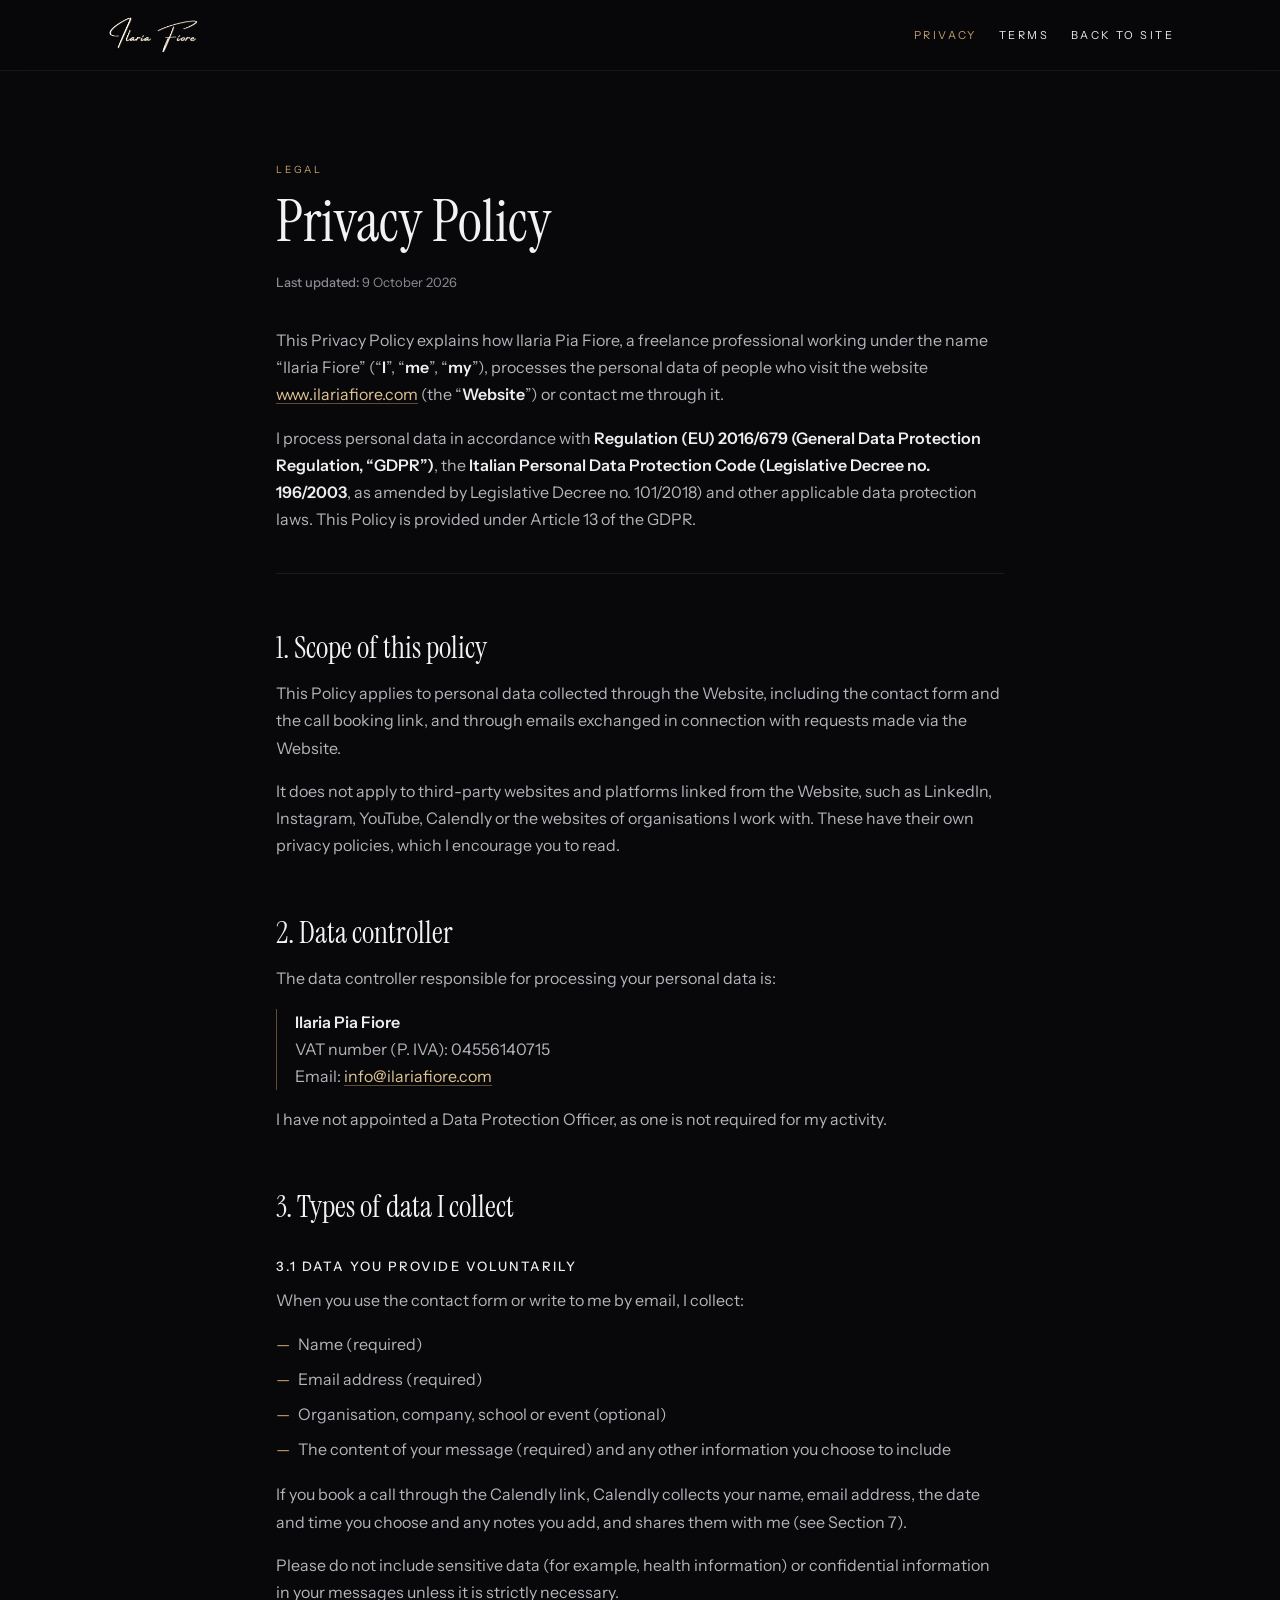
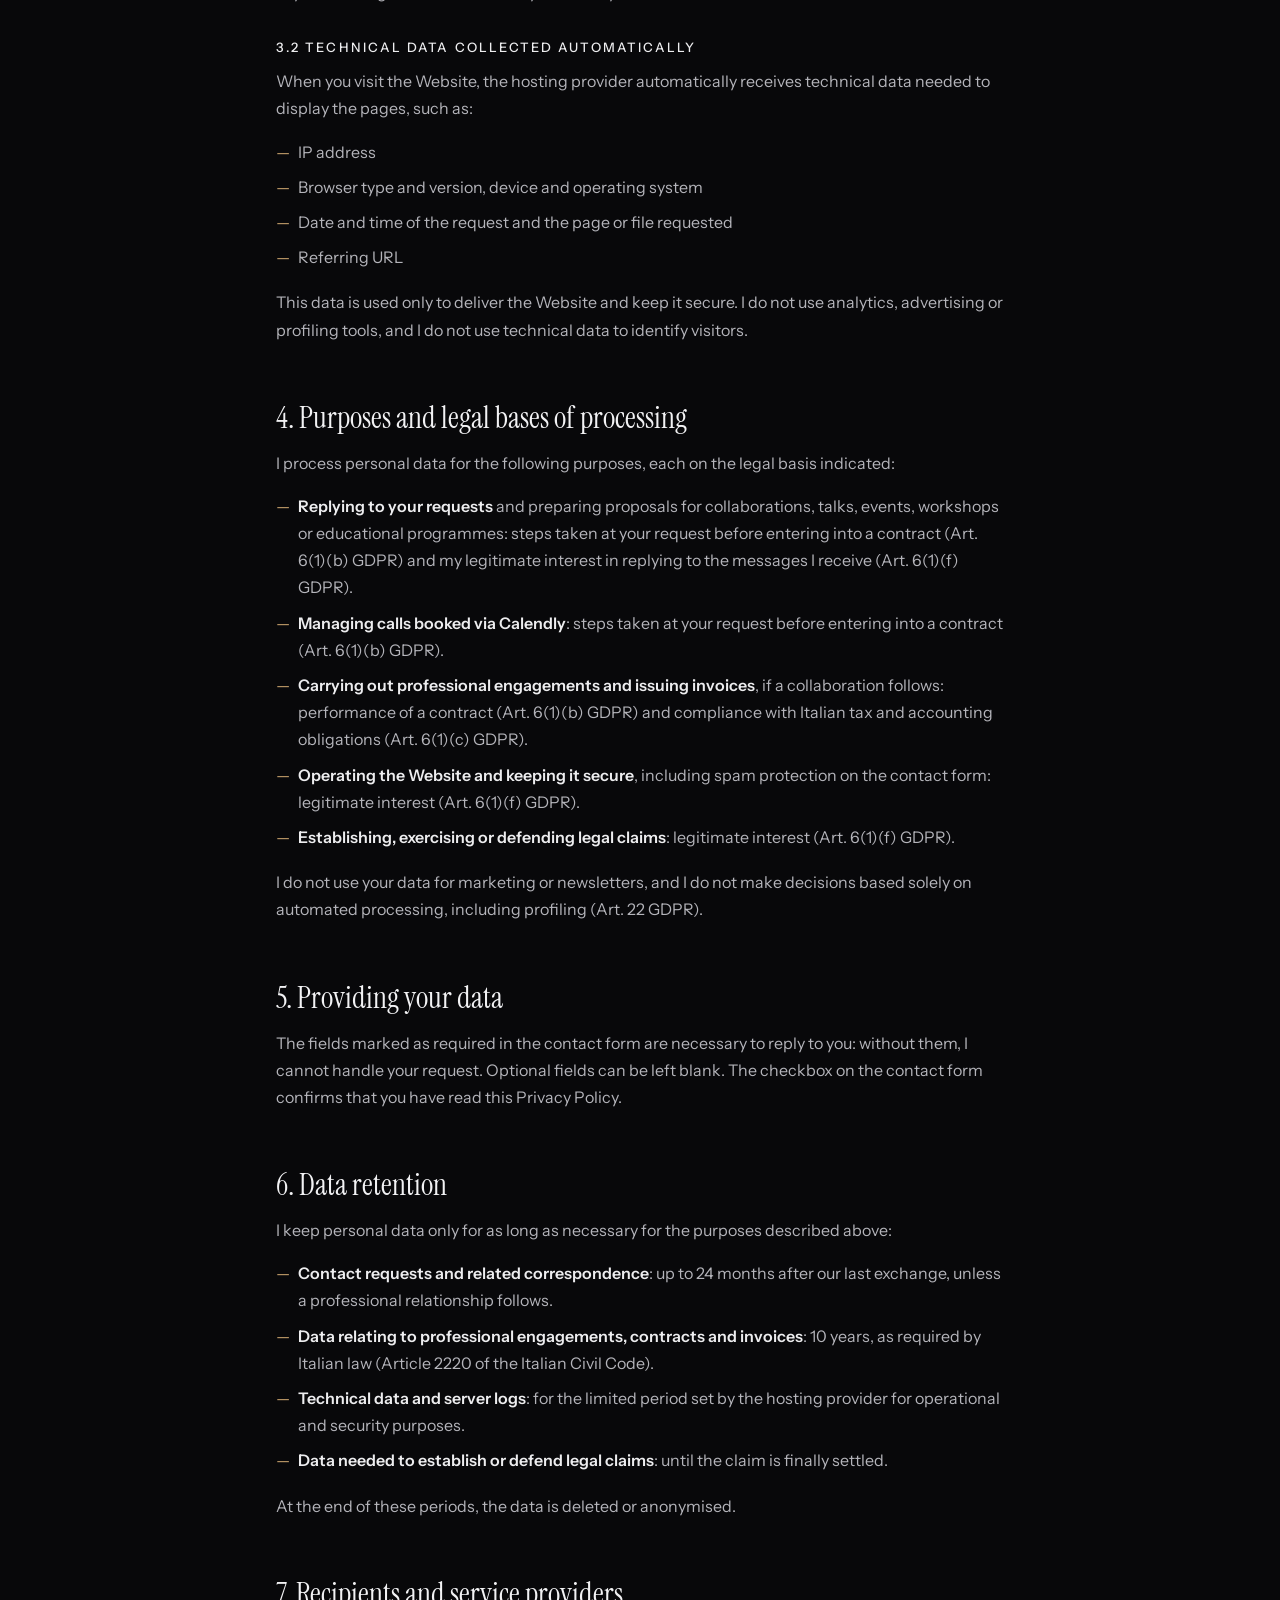
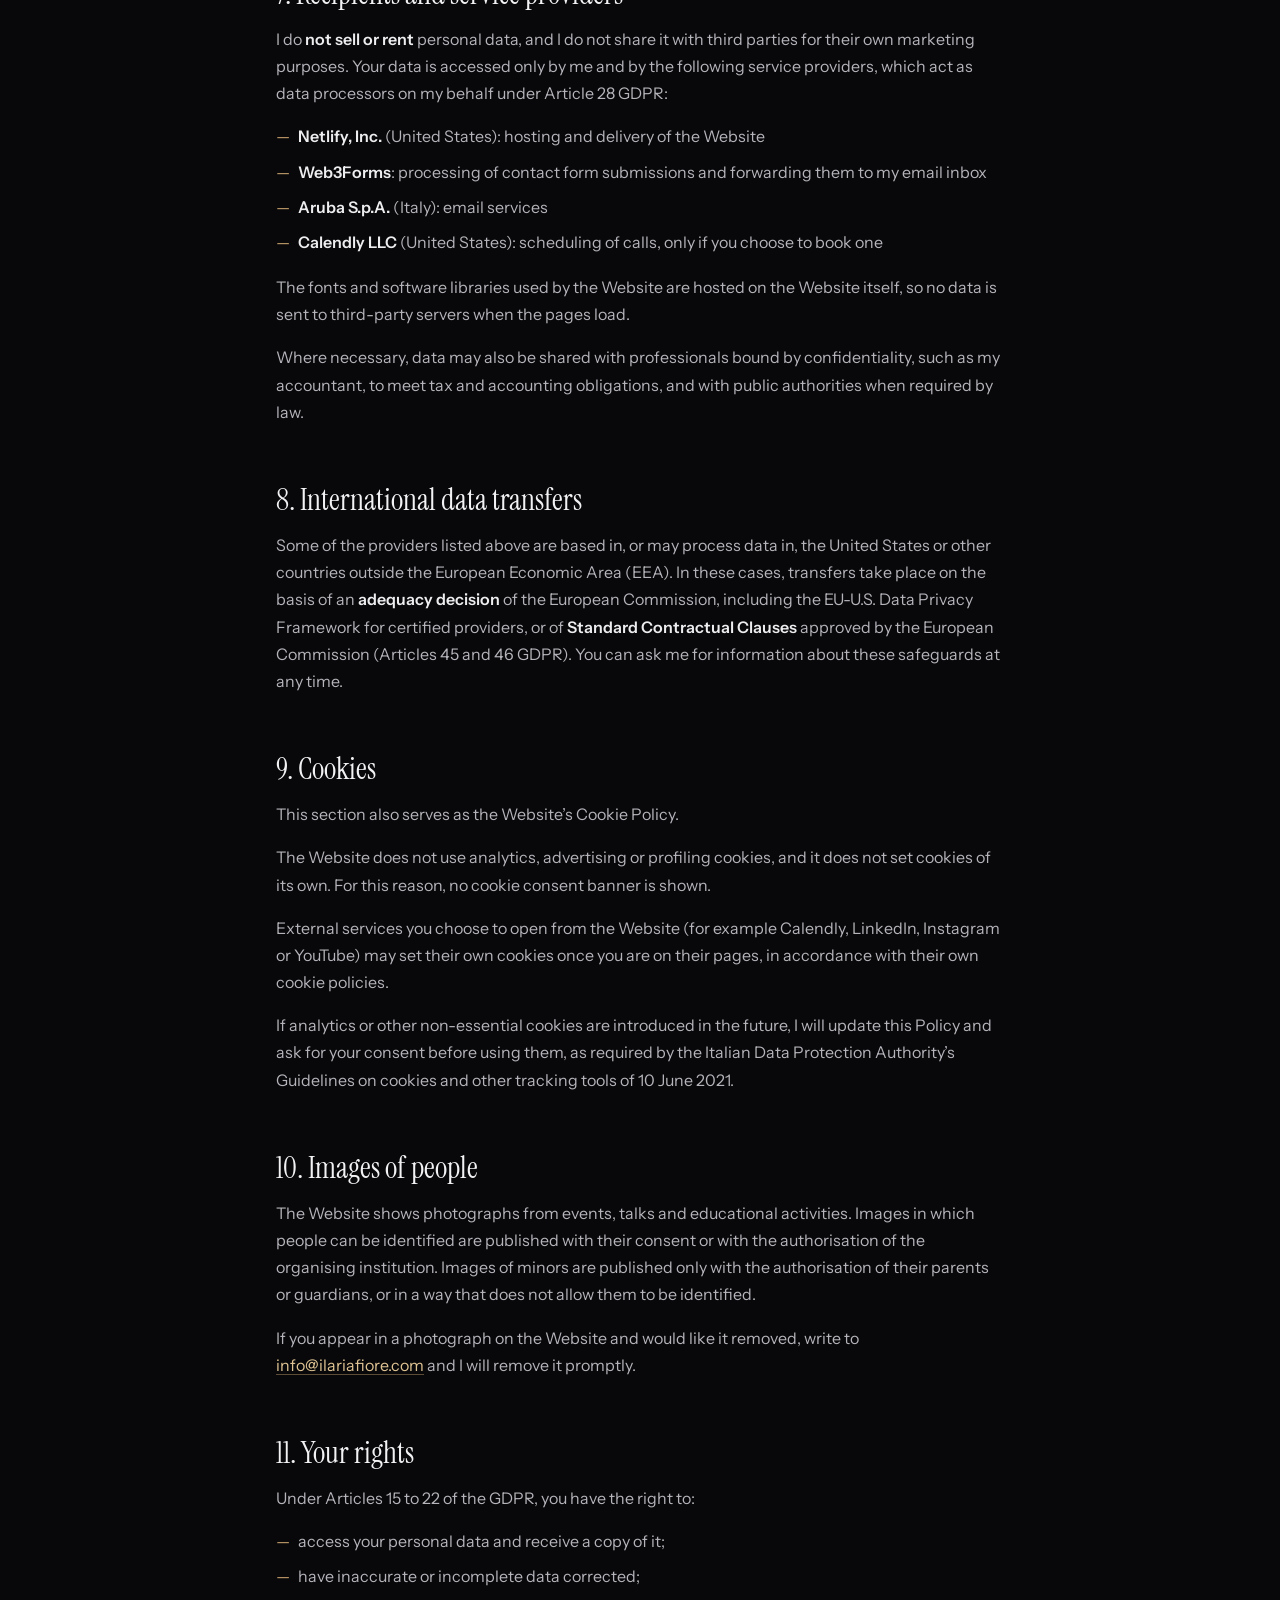
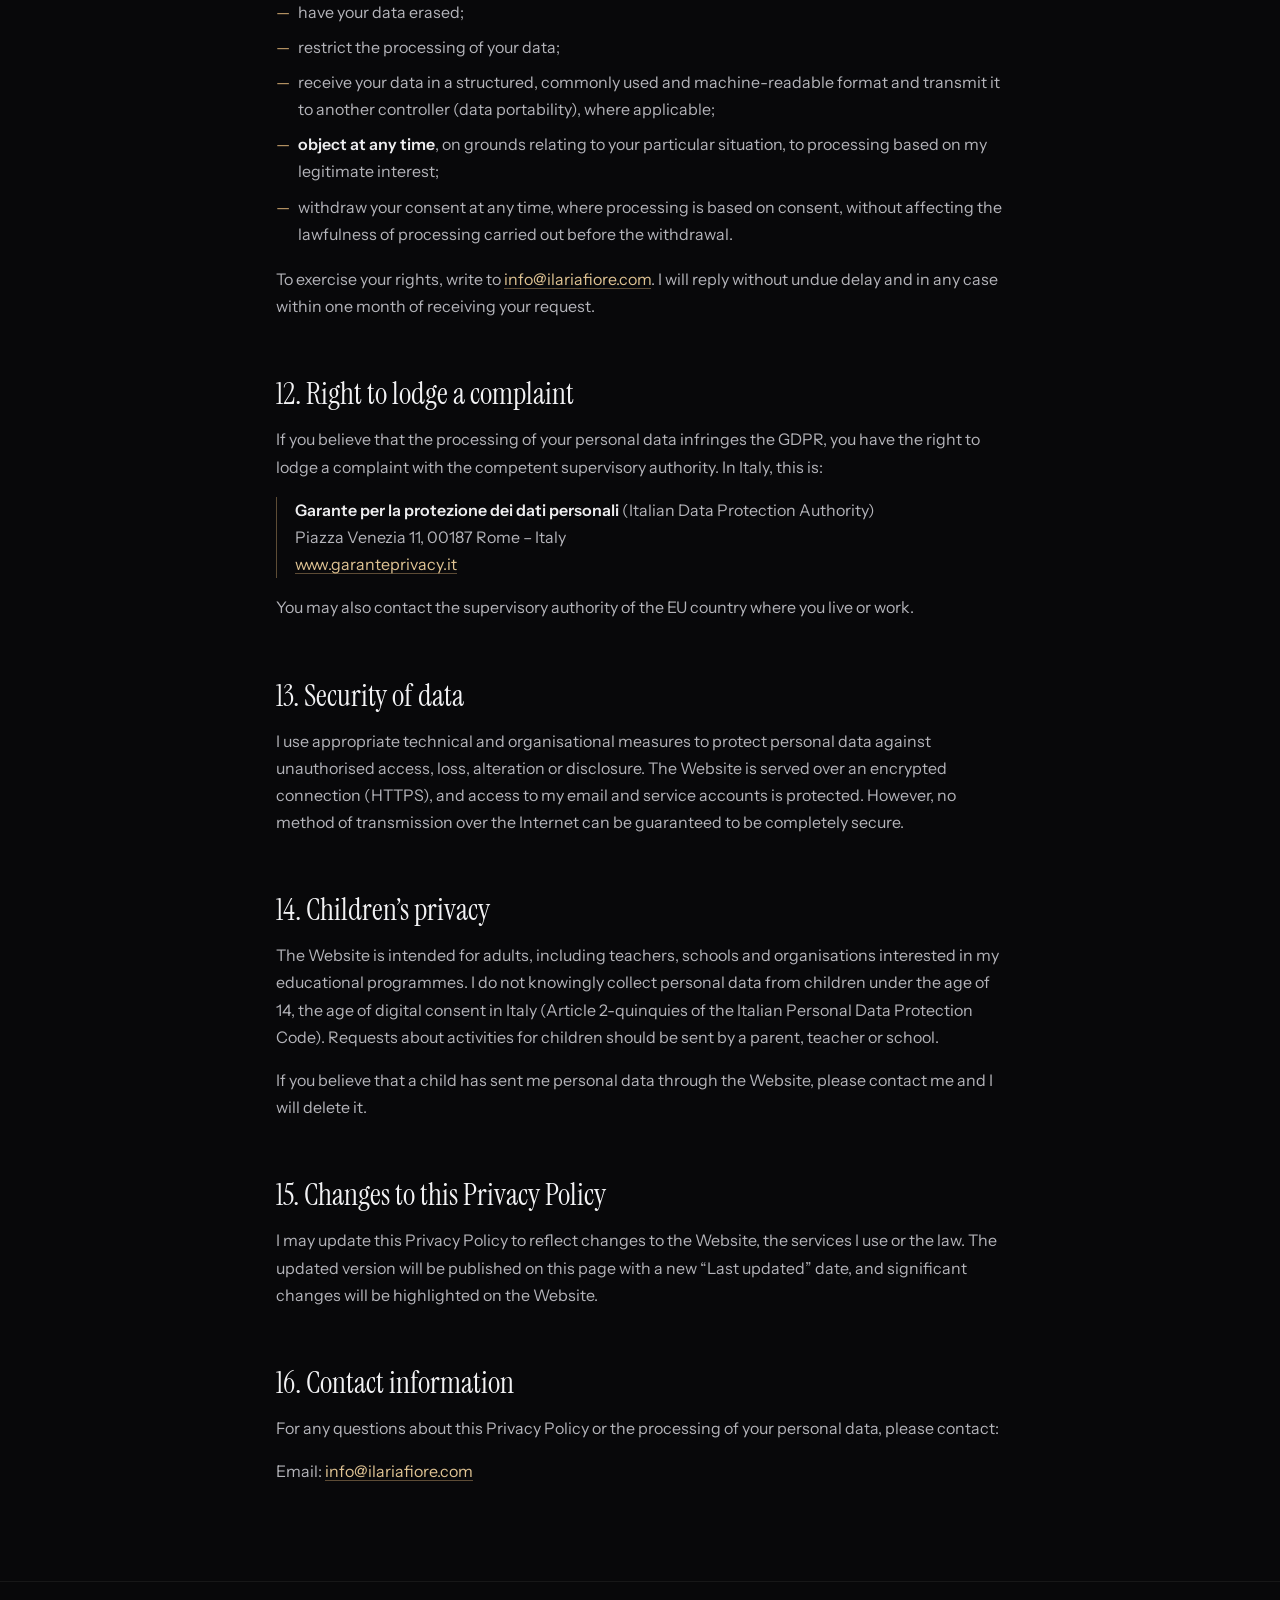
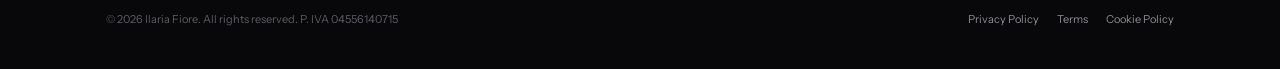
<file: privacy-policy.html>
<!DOCTYPE html>
<html lang="en">
<head>
<meta charset="utf-8">
<meta name="viewport" content="width=device-width, initial-scale=1">
<title>Privacy Policy | Ilaria Fiore</title>
<meta name="description" content="How Ilaria Fiore processes personal data on ilariafiore.com: data collected, purposes, service providers, cookies and your rights under the GDPR.">
<link rel="canonical" href="https://ilariafiore.com/privacy-policy">
<link rel="stylesheet" href="/fonts/fonts.css">
<style>
  *{box-sizing:border-box;}
  html{scroll-behavior:smooth;}
  body{margin:0;background:#08080A;color:#B4B4BA;font-family:'Instrument Sans',sans-serif;font-weight:400;font-size:16px;line-height:1.7;-webkit-font-smoothing:antialiased;}
  ::selection{background:rgba(198,160,107,.28);color:#fff;}
  a{color:#E0C494;text-decoration:underline;text-underline-offset:3px;text-decoration-color:rgba(198,160,107,.45);}
  a:hover{color:#FFFFFF;text-decoration-color:#C6A06B;}
  header{position:sticky;top:0;z-index:10;background:rgba(8,8,10,.86);backdrop-filter:blur(10px);border-bottom:1px solid rgba(255,255,255,.06);}
  .bar{max-width:1100px;margin:0 auto;padding:14px 16px;display:flex;align-items:center;justify-content:space-between;gap:16px;}
  .bar img{height:42px;width:auto;display:block;}
  .bar nav{display:flex;gap:22px;font-size:11px;letter-spacing:.22em;text-transform:uppercase;}
  .bar nav a{color:#EDEDEF;text-decoration:none;}
  .bar nav a[aria-current]{color:#C6A06B;}
  main{max-width:760px;margin:0 auto;padding:clamp(40px,8vw,90px) 16px 80px;}
  .eyebrow{font-size:10px;letter-spacing:.28em;text-transform:uppercase;color:#C6A06B;margin:0 0 14px;}
  h1{font-family:'Instrument Serif',serif;font-weight:400;font-size:clamp(38px,6vw,58px);line-height:1.05;color:#F2F2F4;margin:0 0 18px;}
  h2{font-family:'Instrument Serif',serif;font-weight:400;font-size:clamp(24px,3vw,30px);line-height:1.2;color:#F2F2F4;margin:56px 0 14px;scroll-margin-top:90px;}
  h3{font-size:13px;letter-spacing:.16em;text-transform:uppercase;color:#EDEDEF;font-weight:500;margin:30px 0 10px;}
  p{margin:0 0 16px;}
  strong{color:#EDEDEF;font-weight:600;}
  .updated{font-size:13px;color:#8A8A92;margin-bottom:34px;}
  .updated strong{font-weight:500;color:#8A8A92;}
  .block{border-left:1px solid rgba(198,160,107,.45);padding-left:18px;}
  ul{margin:0 0 18px;padding:0;list-style:none;}
  li{position:relative;padding-left:22px;margin:0 0 8px;}
  li::before{content:'—';position:absolute;left:0;color:#C6A06B;}
  hr{border:0;border-top:1px solid rgba(255,255,255,.08);margin:40px 0 0;}
  footer{border-top:1px solid rgba(255,255,255,.06);}
  .foot{max-width:1100px;margin:0 auto;padding:28px 16px 40px;display:flex;flex-wrap:wrap;gap:12px 24px;justify-content:space-between;font-size:11px;color:#5A5A62;}
  .foot a{color:#8A8A92;text-decoration:none;margin-left:18px;}
  .foot a:first-child{margin-left:0;}
  .foot a:hover{color:#EDEDEF;}
  @media (max-width:600px){.bar nav{gap:14px;font-size:10px;letter-spacing:.16em;} .bar img{height:34px;}}
</style>
</head>
<body>
<header>
  <div class="bar">
    <a href="/" aria-label="Ilaria Fiore, home"><img src="/uploads/ilaria-fiore-signature-transparent.png" alt="Ilaria Fiore"></a>
    <nav aria-label="Legal">
      <a href="/privacy-policy" aria-current="page">Privacy</a>
      <a href="/terms">Terms</a>
      <a href="/">Back to site</a>
    </nav>
  </div>
</header>
<main>
<p class="eyebrow">Legal</p>
<h1>Privacy Policy</h1>
<p class="updated"><strong>Last updated:</strong> 9 October 2026</p>
<p>This Privacy Policy explains how Ilaria Pia Fiore, a freelance professional working under the name “Ilaria Fiore” (“<strong>I</strong>”, “<strong>me</strong>”, “<strong>my</strong>”), processes the personal data of people who visit the website <a href="/">www.ilariafiore.com</a> (the “<strong>Website</strong>”) or contact me through it.</p>
<p>I process personal data in accordance with <strong>Regulation (EU) 2016/679 (General Data Protection Regulation, “GDPR”)</strong>, the <strong>Italian Personal Data Protection Code (Legislative Decree no. 196/2003</strong>, as amended by Legislative Decree no. 101/2018) and other applicable data protection laws. This Policy is provided under Article 13 of the GDPR.</p>
<hr>
<h2 id="scope-of-this-policy">1. Scope of this policy</h2>
<p>This Policy applies to personal data collected through the Website, including the contact form and the call booking link, and through emails exchanged in connection with requests made via the Website.</p>
<p>It does not apply to third-party websites and platforms linked from the Website, such as LinkedIn, Instagram, YouTube, Calendly or the websites of organisations I work with. These have their own privacy policies, which I encourage you to read.</p>
<h2 id="data-controller">2. Data controller</h2>
<p>The data controller responsible for processing your personal data is:</p>
<p class="block"><strong>Ilaria Pia Fiore</strong><br>VAT number (P. IVA): 04556140715<br>Email: <a href="mailto:info@ilariafiore.com">info@ilariafiore.com</a></p>
<p>I have not appointed a Data Protection Officer, as one is not required for my activity.</p>
<h2 id="types-of-data-i-collect">3. Types of data I collect</h2>
<h3>3.1 Data You Provide Voluntarily</h3>
<p>When you use the contact form or write to me by email, I collect:</p>
<ul><li>Name (required)</li><li>Email address (required)</li><li>Organisation, company, school or event (optional)</li><li>The content of your message (required) and any other information you choose to include</li></ul>
<p>If you book a call through the Calendly link, Calendly collects your name, email address, the date and time you choose and any notes you add, and shares them with me (see Section 7).</p>
<p>Please do not include sensitive data (for example, health information) or confidential information in your messages unless it is strictly necessary.</p>
<h3>3.2 Technical Data Collected Automatically</h3>
<p>When you visit the Website, the hosting provider automatically receives technical data needed to display the pages, such as:</p>
<ul><li>IP address</li><li>Browser type and version, device and operating system</li><li>Date and time of the request and the page or file requested</li><li>Referring URL</li></ul>
<p>This data is used only to deliver the Website and keep it secure. I do not use analytics, advertising or profiling tools, and I do not use technical data to identify visitors.</p>
<h2 id="purposes-and-legal-bases-of-processing">4. Purposes and legal bases of processing</h2>
<p>I process personal data for the following purposes, each on the legal basis indicated:</p>
<ul><li><strong>Replying to your requests</strong> and preparing proposals for collaborations, talks, events, workshops or educational programmes: steps taken at your request before entering into a contract (Art. 6(1)(b) GDPR) and my legitimate interest in replying to the messages I receive (Art. 6(1)(f) GDPR).</li><li><strong>Managing calls booked via Calendly</strong>: steps taken at your request before entering into a contract (Art. 6(1)(b) GDPR).</li><li><strong>Carrying out professional engagements and issuing invoices</strong>, if a collaboration follows: performance of a contract (Art. 6(1)(b) GDPR) and compliance with Italian tax and accounting obligations (Art. 6(1)(c) GDPR).</li><li><strong>Operating the Website and keeping it secure</strong>, including spam protection on the contact form: legitimate interest (Art. 6(1)(f) GDPR).</li><li><strong>Establishing, exercising or defending legal claims</strong>: legitimate interest (Art. 6(1)(f) GDPR).</li></ul>
<p>I do not use your data for marketing or newsletters, and I do not make decisions based solely on automated processing, including profiling (Art. 22 GDPR).</p>
<h2 id="providing-your-data">5. Providing your data</h2>
<p>The fields marked as required in the contact form are necessary to reply to you: without them, I cannot handle your request. Optional fields can be left blank. The checkbox on the contact form confirms that you have read this Privacy Policy.</p>
<h2 id="data-retention">6. Data retention</h2>
<p>I keep personal data only for as long as necessary for the purposes described above:</p>
<ul><li><strong>Contact requests and related correspondence</strong>: up to 24 months after our last exchange, unless a professional relationship follows.</li><li><strong>Data relating to professional engagements, contracts and invoices</strong>: 10 years, as required by Italian law (Article 2220 of the Italian Civil Code).</li><li><strong>Technical data and server logs</strong>: for the limited period set by the hosting provider for operational and security purposes.</li><li><strong>Data needed to establish or defend legal claims</strong>: until the claim is finally settled.</li></ul>
<p>At the end of these periods, the data is deleted or anonymised.</p>
<h2 id="recipients-and-service-providers">7. Recipients and service providers</h2>
<p>I do <strong>not sell or rent</strong> personal data, and I do not share it with third parties for their own marketing purposes. Your data is accessed only by me and by the following service providers, which act as data processors on my behalf under Article 28 GDPR:</p>
<ul><li><strong>Netlify, Inc.</strong> (United States): hosting and delivery of the Website</li><li><strong>Web3Forms</strong>: processing of contact form submissions and forwarding them to my email inbox</li><li><strong>Aruba S.p.A.</strong> (Italy): email services</li><li><strong>Calendly LLC</strong> (United States): scheduling of calls, only if you choose to book one</li></ul>
<p>The fonts and software libraries used by the Website are hosted on the Website itself, so no data is sent to third-party servers when the pages load.</p>
<p>Where necessary, data may also be shared with professionals bound by confidentiality, such as my accountant, to meet tax and accounting obligations, and with public authorities when required by law.</p>
<h2 id="international-data-transfers">8. International data transfers</h2>
<p>Some of the providers listed above are based in, or may process data in, the United States or other countries outside the European Economic Area (EEA). In these cases, transfers take place on the basis of an <strong>adequacy decision</strong> of the European Commission, including the EU-U.S. Data Privacy Framework for certified providers, or of <strong>Standard Contractual Clauses</strong> approved by the European Commission (Articles 45 and 46 GDPR). You can ask me for information about these safeguards at any time.</p>
<h2 id="cookies">9. Cookies</h2>
<p>This section also serves as the Website’s Cookie Policy.</p>
<p>The Website does not use analytics, advertising or profiling cookies, and it does not set cookies of its own. For this reason, no cookie consent banner is shown.</p>
<p>External services you choose to open from the Website (for example Calendly, LinkedIn, Instagram or YouTube) may set their own cookies once you are on their pages, in accordance with their own cookie policies.</p>
<p>If analytics or other non-essential cookies are introduced in the future, I will update this Policy and ask for your consent before using them, as required by the Italian Data Protection Authority’s Guidelines on cookies and other tracking tools of 10 June 2021.</p>
<h2 id="images-of-people">10. Images of people</h2>
<p>The Website shows photographs from events, talks and educational activities. Images in which people can be identified are published with their consent or with the authorisation of the organising institution. Images of minors are published only with the authorisation of their parents or guardians, or in a way that does not allow them to be identified.</p>
<p>If you appear in a photograph on the Website and would like it removed, write to <a href="mailto:info@ilariafiore.com">info@ilariafiore.com</a> and I will remove it promptly.</p>
<h2 id="your-rights">11. Your rights</h2>
<p>Under Articles 15 to 22 of the GDPR, you have the right to:</p>
<ul><li>access your personal data and receive a copy of it;</li><li>have inaccurate or incomplete data corrected;</li><li>have your data erased;</li><li>restrict the processing of your data;</li><li>receive your data in a structured, commonly used and machine-readable format and transmit it to another controller (data portability), where applicable;</li><li><strong>object at any time</strong>, on grounds relating to your particular situation, to processing based on my legitimate interest;</li><li>withdraw your consent at any time, where processing is based on consent, without affecting the lawfulness of processing carried out before the withdrawal.</li></ul>
<p>To exercise your rights, write to <a href="mailto:info@ilariafiore.com">info@ilariafiore.com</a>. I will reply without undue delay and in any case within one month of receiving your request.</p>
<h2 id="right-to-lodge-a-complaint">12. Right to lodge a complaint</h2>
<p>If you believe that the processing of your personal data infringes the GDPR, you have the right to lodge a complaint with the competent supervisory authority. In Italy, this is:</p>
<p class="block"><strong>Garante per la protezione dei dati personali</strong> (Italian Data Protection Authority)<br>Piazza Venezia 11, 00187 Rome – Italy<br><a href="https://www.garanteprivacy.it" target="_blank" rel="noopener">www.garanteprivacy.it</a></p>
<p>You may also contact the supervisory authority of the EU country where you live or work.</p>
<h2 id="security-of-data">13. Security of data</h2>
<p>I use appropriate technical and organisational measures to protect personal data against unauthorised access, loss, alteration or disclosure. The Website is served over an encrypted connection (HTTPS), and access to my email and service accounts is protected. However, no method of transmission over the Internet can be guaranteed to be completely secure.</p>
<h2 id="children-s-privacy">14. Children’s privacy</h2>
<p>The Website is intended for adults, including teachers, schools and organisations interested in my educational programmes. I do not knowingly collect personal data from children under the age of 14, the age of digital consent in Italy (Article 2-quinquies of the Italian Personal Data Protection Code). Requests about activities for children should be sent by a parent, teacher or school.</p>
<p>If you believe that a child has sent me personal data through the Website, please contact me and I will delete it.</p>
<h2 id="changes-to-this-privacy-policy">15. Changes to this Privacy Policy</h2>
<p>I may update this Privacy Policy to reflect changes to the Website, the services I use or the law. The updated version will be published on this page with a new “Last updated” date, and significant changes will be highlighted on the Website.</p>
<h2 id="contact-information">16. Contact information</h2>
<p>For any questions about this Privacy Policy or the processing of your personal data, please contact:</p>
<p>Email: <a href="mailto:info@ilariafiore.com">info@ilariafiore.com</a></p>
</main>
<footer>
  <div class="foot">
    <span>&copy; 2026 Ilaria Fiore. All rights reserved. P. IVA 04556140715</span>
    <span><a href="/privacy-policy">Privacy Policy</a><a href="/terms">Terms</a><a href="/privacy-policy#cookies">Cookie Policy</a></span>
  </div>
</footer>
</body>
</html>
</file>
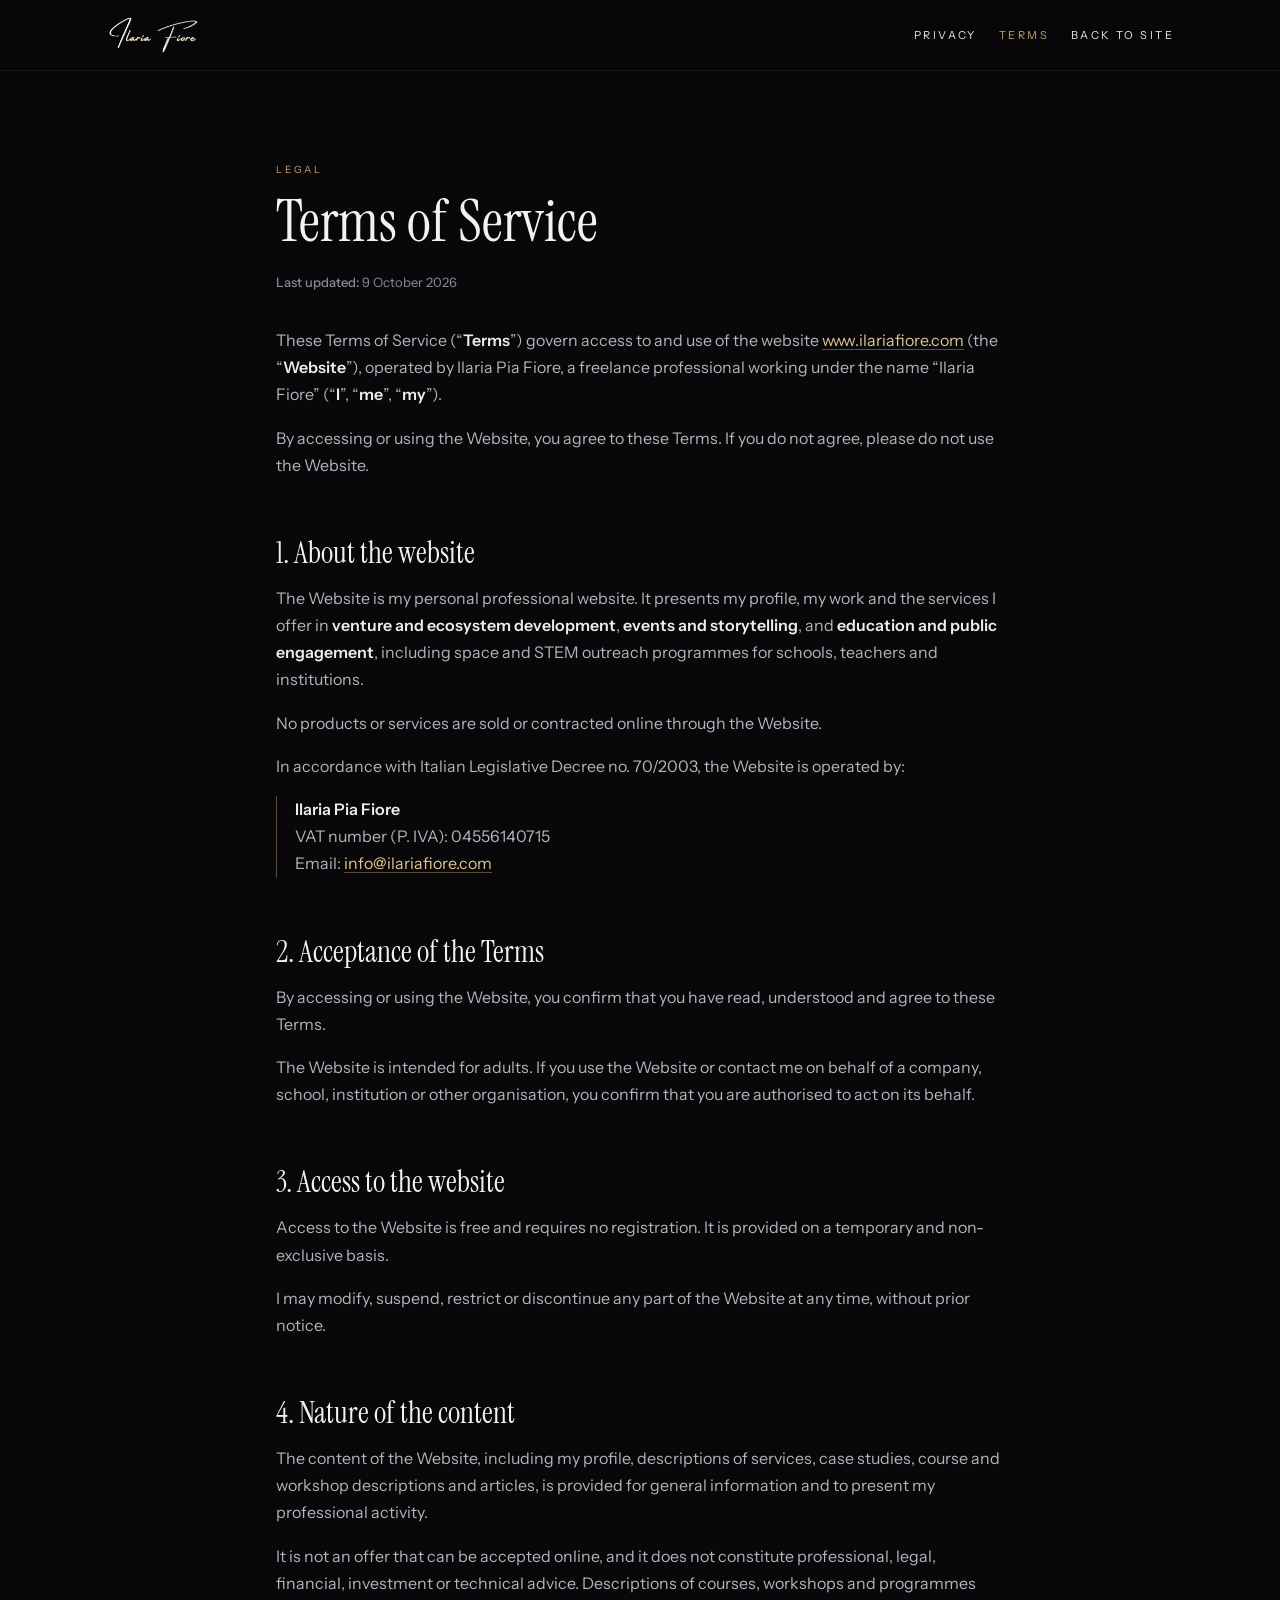
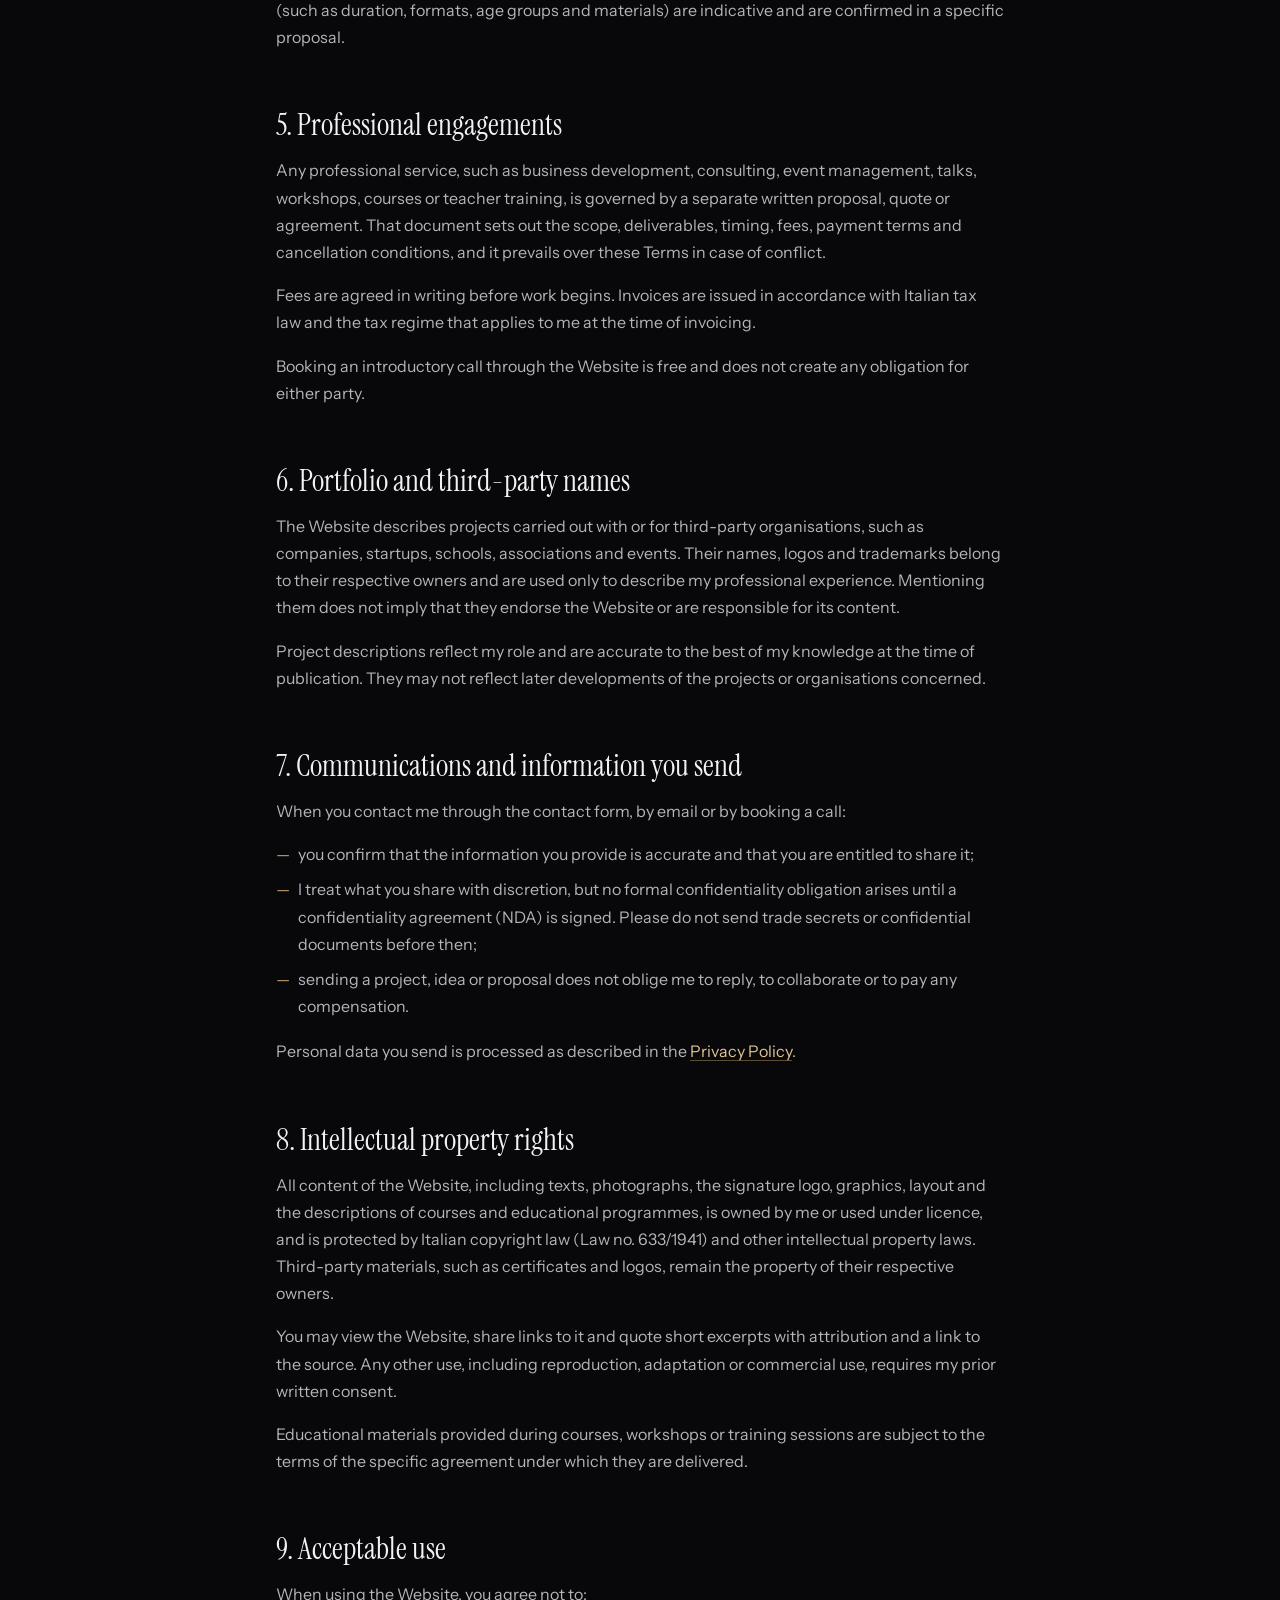
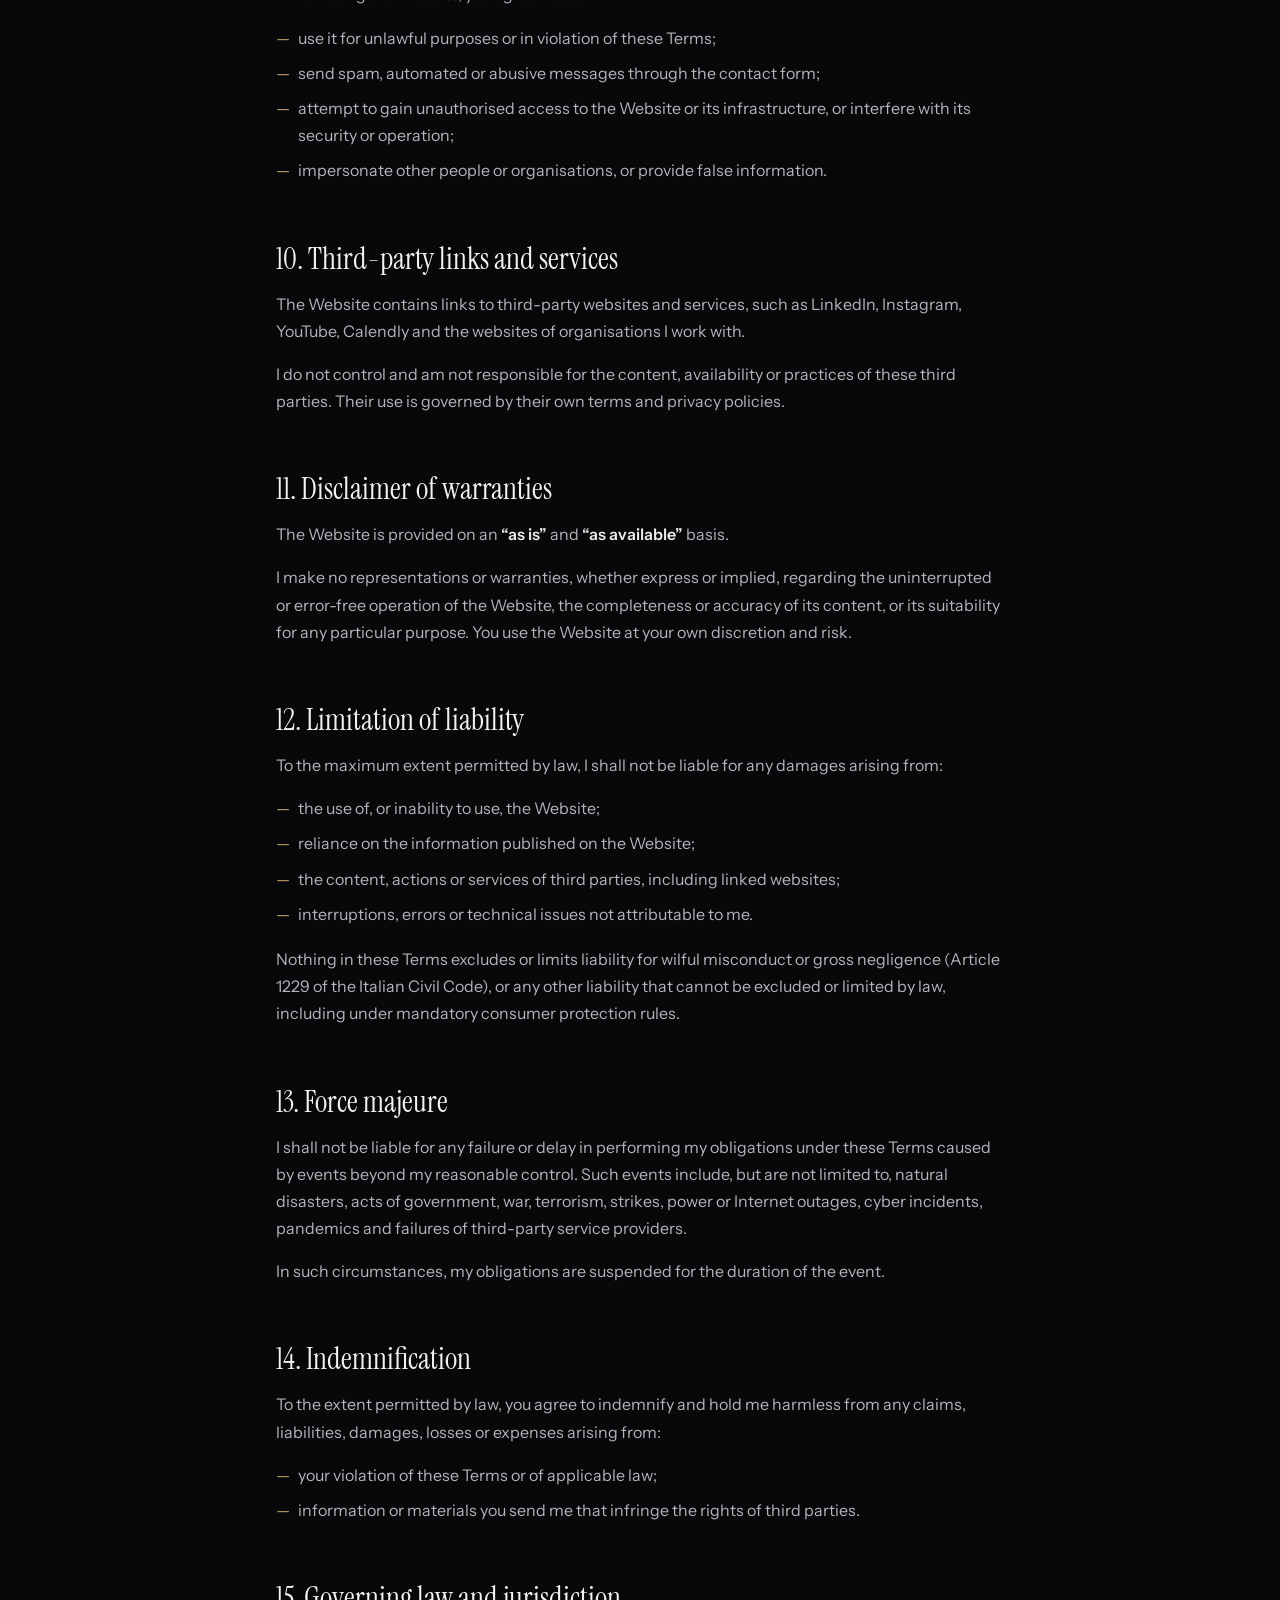
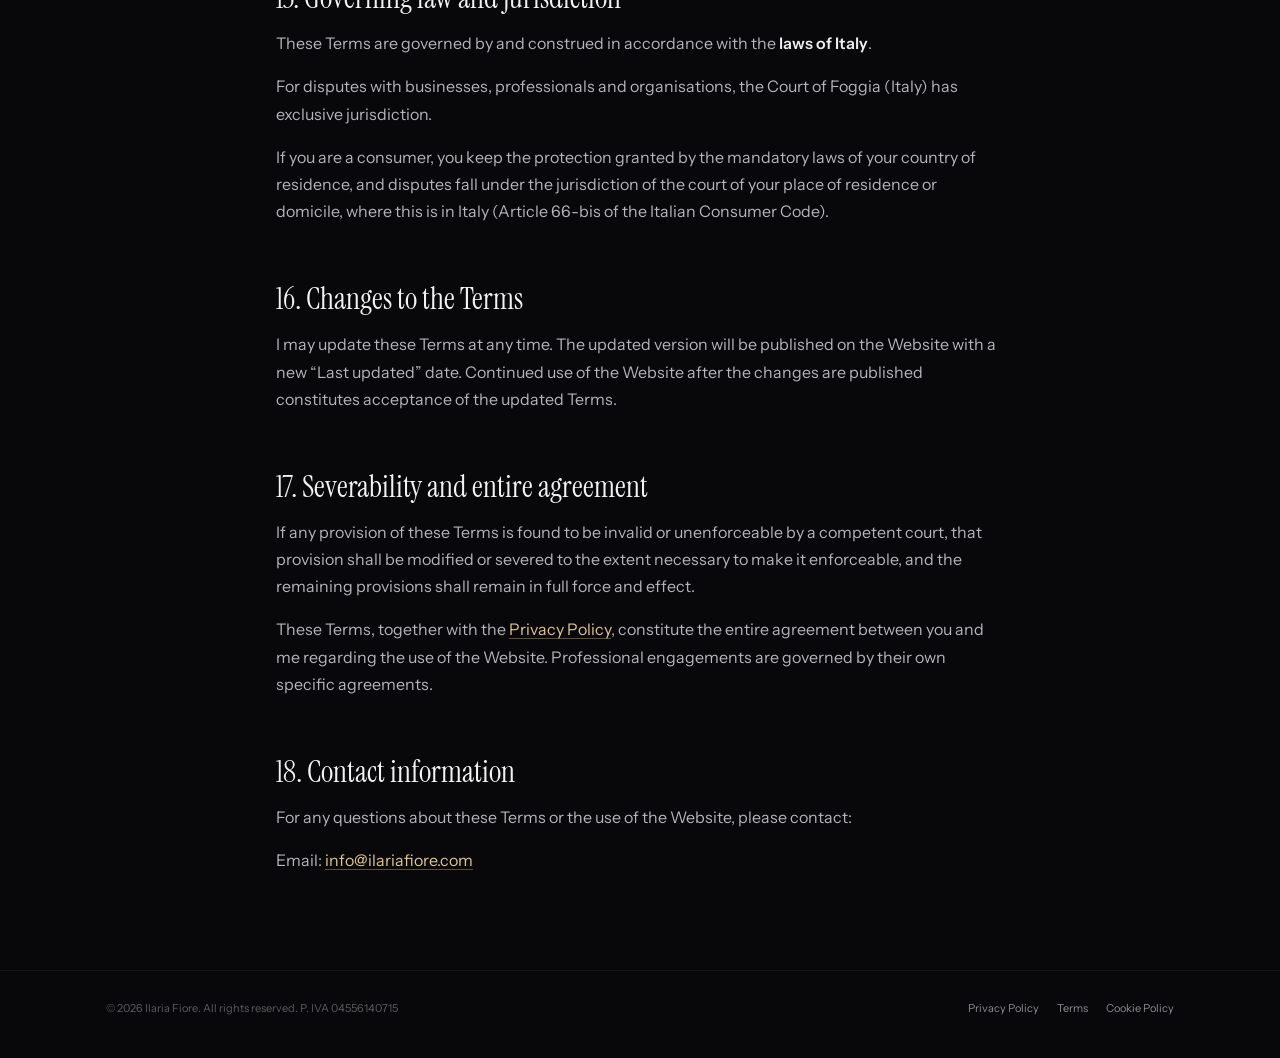
<file: terms.html>
<!DOCTYPE html>
<html lang="en">
<head>
<meta charset="utf-8">
<meta name="viewport" content="width=device-width, initial-scale=1">
<title>Terms of Service | Ilaria Fiore</title>
<meta name="description" content="Terms of Service for ilariafiore.com, the professional website of Ilaria Fiore: use of the website, professional engagements, intellectual property and governing law.">
<link rel="canonical" href="https://ilariafiore.com/terms">
<link rel="stylesheet" href="/fonts/fonts.css">
<style>
  *{box-sizing:border-box;}
  html{scroll-behavior:smooth;}
  body{margin:0;background:#08080A;color:#B4B4BA;font-family:'Instrument Sans',sans-serif;font-weight:400;font-size:16px;line-height:1.7;-webkit-font-smoothing:antialiased;}
  ::selection{background:rgba(198,160,107,.28);color:#fff;}
  a{color:#E0C494;text-decoration:underline;text-underline-offset:3px;text-decoration-color:rgba(198,160,107,.45);}
  a:hover{color:#FFFFFF;text-decoration-color:#C6A06B;}
  header{position:sticky;top:0;z-index:10;background:rgba(8,8,10,.86);backdrop-filter:blur(10px);border-bottom:1px solid rgba(255,255,255,.06);}
  .bar{max-width:1100px;margin:0 auto;padding:14px 16px;display:flex;align-items:center;justify-content:space-between;gap:16px;}
  .bar img{height:42px;width:auto;display:block;}
  .bar nav{display:flex;gap:22px;font-size:11px;letter-spacing:.22em;text-transform:uppercase;}
  .bar nav a{color:#EDEDEF;text-decoration:none;}
  .bar nav a[aria-current]{color:#C6A06B;}
  main{max-width:760px;margin:0 auto;padding:clamp(40px,8vw,90px) 16px 80px;}
  .eyebrow{font-size:10px;letter-spacing:.28em;text-transform:uppercase;color:#C6A06B;margin:0 0 14px;}
  h1{font-family:'Instrument Serif',serif;font-weight:400;font-size:clamp(38px,6vw,58px);line-height:1.05;color:#F2F2F4;margin:0 0 18px;}
  h2{font-family:'Instrument Serif',serif;font-weight:400;font-size:clamp(24px,3vw,30px);line-height:1.2;color:#F2F2F4;margin:56px 0 14px;scroll-margin-top:90px;}
  h3{font-size:13px;letter-spacing:.16em;text-transform:uppercase;color:#EDEDEF;font-weight:500;margin:30px 0 10px;}
  p{margin:0 0 16px;}
  strong{color:#EDEDEF;font-weight:600;}
  .updated{font-size:13px;color:#8A8A92;margin-bottom:34px;}
  .updated strong{font-weight:500;color:#8A8A92;}
  .block{border-left:1px solid rgba(198,160,107,.45);padding-left:18px;}
  ul{margin:0 0 18px;padding:0;list-style:none;}
  li{position:relative;padding-left:22px;margin:0 0 8px;}
  li::before{content:'—';position:absolute;left:0;color:#C6A06B;}
  hr{border:0;border-top:1px solid rgba(255,255,255,.08);margin:40px 0 0;}
  footer{border-top:1px solid rgba(255,255,255,.06);}
  .foot{max-width:1100px;margin:0 auto;padding:28px 16px 40px;display:flex;flex-wrap:wrap;gap:12px 24px;justify-content:space-between;font-size:11px;color:#5A5A62;}
  .foot a{color:#8A8A92;text-decoration:none;margin-left:18px;}
  .foot a:first-child{margin-left:0;}
  .foot a:hover{color:#EDEDEF;}
  @media (max-width:600px){.bar nav{gap:14px;font-size:10px;letter-spacing:.16em;} .bar img{height:34px;}}
</style>
</head>
<body>
<header>
  <div class="bar">
    <a href="/" aria-label="Ilaria Fiore, home"><img src="/uploads/ilaria-fiore-signature-transparent.png" alt="Ilaria Fiore"></a>
    <nav aria-label="Legal">
      <a href="/privacy-policy">Privacy</a>
      <a href="/terms" aria-current="page">Terms</a>
      <a href="/">Back to site</a>
    </nav>
  </div>
</header>
<main>
<p class="eyebrow">Legal</p>
<h1>Terms of Service</h1>
<p class="updated"><strong>Last updated:</strong> 9 October 2026</p>
<p>These Terms of Service (“<strong>Terms</strong>”) govern access to and use of the website <a href="/">www.ilariafiore.com</a> (the “<strong>Website</strong>”), operated by Ilaria Pia Fiore, a freelance professional working under the name “Ilaria Fiore” (“<strong>I</strong>”, “<strong>me</strong>”, “<strong>my</strong>”).</p>
<p>By accessing or using the Website, you agree to these Terms. If you do not agree, please do not use the Website.</p>
<h2 id="about-the-website">1. About the website</h2>
<p>The Website is my personal professional website. It presents my profile, my work and the services I offer in <strong>venture and ecosystem development</strong>, <strong>events and storytelling</strong>, and <strong>education and public engagement</strong>, including space and STEM outreach programmes for schools, teachers and institutions.</p>
<p>No products or services are sold or contracted online through the Website.</p>
<p>In accordance with Italian Legislative Decree no. 70/2003, the Website is operated by:</p>
<p class="block"><strong>Ilaria Pia Fiore</strong><br>VAT number (P. IVA): 04556140715<br>Email: <a href="mailto:info@ilariafiore.com">info@ilariafiore.com</a></p>
<h2 id="acceptance-of-the-terms">2. Acceptance of the Terms</h2>
<p>By accessing or using the Website, you confirm that you have read, understood and agree to these Terms.</p>
<p>The Website is intended for adults. If you use the Website or contact me on behalf of a company, school, institution or other organisation, you confirm that you are authorised to act on its behalf.</p>
<h2 id="access-to-the-website">3. Access to the website</h2>
<p>Access to the Website is free and requires no registration. It is provided on a temporary and non-exclusive basis.</p>
<p>I may modify, suspend, restrict or discontinue any part of the Website at any time, without prior notice.</p>
<h2 id="nature-of-the-content">4. Nature of the content</h2>
<p>The content of the Website, including my profile, descriptions of services, case studies, course and workshop descriptions and articles, is provided for general information and to present my professional activity.</p>
<p>It is not an offer that can be accepted online, and it does not constitute professional, legal, financial, investment or technical advice. Descriptions of courses, workshops and programmes (such as duration, formats, age groups and materials) are indicative and are confirmed in a specific proposal.</p>
<h2 id="professional-engagements">5. Professional engagements</h2>
<p>Any professional service, such as business development, consulting, event management, talks, workshops, courses or teacher training, is governed by a separate written proposal, quote or agreement. That document sets out the scope, deliverables, timing, fees, payment terms and cancellation conditions, and it prevails over these Terms in case of conflict.</p>
<p>Fees are agreed in writing before work begins. Invoices are issued in accordance with Italian tax law and the tax regime that applies to me at the time of invoicing.</p>
<p>Booking an introductory call through the Website is free and does not create any obligation for either party.</p>
<h2 id="portfolio-and-third-party-names">6. Portfolio and third-party names</h2>
<p>The Website describes projects carried out with or for third-party organisations, such as companies, startups, schools, associations and events. Their names, logos and trademarks belong to their respective owners and are used only to describe my professional experience. Mentioning them does not imply that they endorse the Website or are responsible for its content.</p>
<p>Project descriptions reflect my role and are accurate to the best of my knowledge at the time of publication. They may not reflect later developments of the projects or organisations concerned.</p>
<h2 id="communications-and-information-you-send">7. Communications and information you send</h2>
<p>When you contact me through the contact form, by email or by booking a call:</p>
<ul><li>you confirm that the information you provide is accurate and that you are entitled to share it;</li><li>I treat what you share with discretion, but no formal confidentiality obligation arises until a confidentiality agreement (NDA) is signed. Please do not send trade secrets or confidential documents before then;</li><li>sending a project, idea or proposal does not oblige me to reply, to collaborate or to pay any compensation.</li></ul>
<p>Personal data you send is processed as described in the <a href="/privacy-policy">Privacy Policy</a>.</p>
<h2 id="intellectual-property-rights">8. Intellectual property rights</h2>
<p>All content of the Website, including texts, photographs, the signature logo, graphics, layout and the descriptions of courses and educational programmes, is owned by me or used under licence, and is protected by Italian copyright law (Law no. 633/1941) and other intellectual property laws. Third-party materials, such as certificates and logos, remain the property of their respective owners.</p>
<p>You may view the Website, share links to it and quote short excerpts with attribution and a link to the source. Any other use, including reproduction, adaptation or commercial use, requires my prior written consent.</p>
<p>Educational materials provided during courses, workshops or training sessions are subject to the terms of the specific agreement under which they are delivered.</p>
<h2 id="acceptable-use">9. Acceptable use</h2>
<p>When using the Website, you agree not to:</p>
<ul><li>use it for unlawful purposes or in violation of these Terms;</li><li>send spam, automated or abusive messages through the contact form;</li><li>attempt to gain unauthorised access to the Website or its infrastructure, or interfere with its security or operation;</li><li>impersonate other people or organisations, or provide false information.</li></ul>
<h2 id="third-party-links-and-services">10. Third-party links and services</h2>
<p>The Website contains links to third-party websites and services, such as LinkedIn, Instagram, YouTube, Calendly and the websites of organisations I work with.</p>
<p>I do not control and am not responsible for the content, availability or practices of these third parties. Their use is governed by their own terms and privacy policies.</p>
<h2 id="disclaimer-of-warranties">11. Disclaimer of warranties</h2>
<p>The Website is provided on an <strong>“as is”</strong> and <strong>“as available”</strong> basis.</p>
<p>I make no representations or warranties, whether express or implied, regarding the uninterrupted or error-free operation of the Website, the completeness or accuracy of its content, or its suitability for any particular purpose. You use the Website at your own discretion and risk.</p>
<h2 id="limitation-of-liability">12. Limitation of liability</h2>
<p>To the maximum extent permitted by law, I shall not be liable for any damages arising from:</p>
<ul><li>the use of, or inability to use, the Website;</li><li>reliance on the information published on the Website;</li><li>the content, actions or services of third parties, including linked websites;</li><li>interruptions, errors or technical issues not attributable to me.</li></ul>
<p>Nothing in these Terms excludes or limits liability for wilful misconduct or gross negligence (Article 1229 of the Italian Civil Code), or any other liability that cannot be excluded or limited by law, including under mandatory consumer protection rules.</p>
<h2 id="force-majeure">13. Force majeure</h2>
<p>I shall not be liable for any failure or delay in performing my obligations under these Terms caused by events beyond my reasonable control. Such events include, but are not limited to, natural disasters, acts of government, war, terrorism, strikes, power or Internet outages, cyber incidents, pandemics and failures of third-party service providers.</p>
<p>In such circumstances, my obligations are suspended for the duration of the event.</p>
<h2 id="indemnification">14. Indemnification</h2>
<p>To the extent permitted by law, you agree to indemnify and hold me harmless from any claims, liabilities, damages, losses or expenses arising from:</p>
<ul><li>your violation of these Terms or of applicable law;</li><li>information or materials you send me that infringe the rights of third parties.</li></ul>
<h2 id="governing-law-and-jurisdiction">15. Governing law and jurisdiction</h2>
<p>These Terms are governed by and construed in accordance with the <strong>laws of Italy</strong>.</p>
<p>For disputes with businesses, professionals and organisations, the Court of Foggia (Italy) has exclusive jurisdiction.</p>
<p>If you are a consumer, you keep the protection granted by the mandatory laws of your country of residence, and disputes fall under the jurisdiction of the court of your place of residence or domicile, where this is in Italy (Article 66-bis of the Italian Consumer Code).</p>
<h2 id="changes-to-the-terms">16. Changes to the Terms</h2>
<p>I may update these Terms at any time. The updated version will be published on the Website with a new “Last updated” date. Continued use of the Website after the changes are published constitutes acceptance of the updated Terms.</p>
<h2 id="severability-and-entire-agreement">17. Severability and entire agreement</h2>
<p>If any provision of these Terms is found to be invalid or unenforceable by a competent court, that provision shall be modified or severed to the extent necessary to make it enforceable, and the remaining provisions shall remain in full force and effect.</p>
<p>These Terms, together with the <a href="/privacy-policy">Privacy Policy</a>, constitute the entire agreement between you and me regarding the use of the Website. Professional engagements are governed by their own specific agreements.</p>
<h2 id="contact-information">18. Contact information</h2>
<p>For any questions about these Terms or the use of the Website, please contact:</p>
<p>Email: <a href="mailto:info@ilariafiore.com">info@ilariafiore.com</a></p>
</main>
<footer>
  <div class="foot">
    <span>&copy; 2026 Ilaria Fiore. All rights reserved. P. IVA 04556140715</span>
    <span><a href="/privacy-policy">Privacy Policy</a><a href="/terms">Terms</a><a href="/privacy-policy#cookies">Cookie Policy</a></span>
  </div>
</footer>
</body>
</html>
</file>
<file: fonts/fonts.css>
/* Self-hosted web fonts (from @fontsource, SIL Open Font License 1.1).
   Only latin and latin-ext subsets, woff2. */

/* instrument-serif-latin-ext-400-normal */
@font-face {
  font-family: 'Instrument Serif';
  font-style: normal;
  font-display: swap;
  font-weight: 400;
  src: url(./instrument-serif-latin-ext-400-normal.woff2) format('woff2');
  unicode-range: U+0100-02BA,U+02BD-02C5,U+02C7-02CC,U+02CE-02D7,U+02DD-02FF,U+0304,U+0308,U+0329,U+1D00-1DBF,U+1E00-1E9F,U+1EF2-1EFF,U+2020,U+20A0-20AB,U+20AD-20C0,U+2113,U+2C60-2C7F,U+A720-A7FF;
}

/* instrument-serif-latin-400-normal */
@font-face {
  font-family: 'Instrument Serif';
  font-style: normal;
  font-display: swap;
  font-weight: 400;
  src: url(./instrument-serif-latin-400-normal.woff2) format('woff2');
  unicode-range: U+0000-00FF,U+0131,U+0152-0153,U+02BB-02BC,U+02C6,U+02DA,U+02DC,U+0304,U+0308,U+0329,U+2000-206F,U+20AC,U+2122,U+2191,U+2193,U+2212,U+2215,U+FEFF,U+FFFD;
}

/* instrument-serif-latin-ext-400-italic */
@font-face {
  font-family: 'Instrument Serif';
  font-style: italic;
  font-display: swap;
  font-weight: 400;
  src: url(./instrument-serif-latin-ext-400-italic.woff2) format('woff2');
  unicode-range: U+0100-02BA,U+02BD-02C5,U+02C7-02CC,U+02CE-02D7,U+02DD-02FF,U+0304,U+0308,U+0329,U+1D00-1DBF,U+1E00-1E9F,U+1EF2-1EFF,U+2020,U+20A0-20AB,U+20AD-20C0,U+2113,U+2C60-2C7F,U+A720-A7FF;
}

/* instrument-serif-latin-400-italic */
@font-face {
  font-family: 'Instrument Serif';
  font-style: italic;
  font-display: swap;
  font-weight: 400;
  src: url(./instrument-serif-latin-400-italic.woff2) format('woff2');
  unicode-range: U+0000-00FF,U+0131,U+0152-0153,U+02BB-02BC,U+02C6,U+02DA,U+02DC,U+0304,U+0308,U+0329,U+2000-206F,U+20AC,U+2122,U+2191,U+2193,U+2212,U+2215,U+FEFF,U+FFFD;
}

/* instrument-sans-latin-ext-400-normal */
@font-face {
  font-family: 'Instrument Sans';
  font-style: normal;
  font-display: swap;
  font-weight: 400;
  src: url(./instrument-sans-latin-ext-400-normal.woff2) format('woff2');
  unicode-range: U+0100-02BA,U+02BD-02C5,U+02C7-02CC,U+02CE-02D7,U+02DD-02FF,U+0304,U+0308,U+0329,U+1D00-1DBF,U+1E00-1E9F,U+1EF2-1EFF,U+2020,U+20A0-20AB,U+20AD-20C0,U+2113,U+2C60-2C7F,U+A720-A7FF;
}

/* instrument-sans-latin-400-normal */
@font-face {
  font-family: 'Instrument Sans';
  font-style: normal;
  font-display: swap;
  font-weight: 400;
  src: url(./instrument-sans-latin-400-normal.woff2) format('woff2');
  unicode-range: U+0000-00FF,U+0131,U+0152-0153,U+02BB-02BC,U+02C6,U+02DA,U+02DC,U+0304,U+0308,U+0329,U+2000-206F,U+20AC,U+2122,U+2191,U+2193,U+2212,U+2215,U+FEFF,U+FFFD;
}

/* instrument-sans-latin-ext-500-normal */
@font-face {
  font-family: 'Instrument Sans';
  font-style: normal;
  font-display: swap;
  font-weight: 500;
  src: url(./instrument-sans-latin-ext-500-normal.woff2) format('woff2');
  unicode-range: U+0100-02BA,U+02BD-02C5,U+02C7-02CC,U+02CE-02D7,U+02DD-02FF,U+0304,U+0308,U+0329,U+1D00-1DBF,U+1E00-1E9F,U+1EF2-1EFF,U+2020,U+20A0-20AB,U+20AD-20C0,U+2113,U+2C60-2C7F,U+A720-A7FF;
}

/* instrument-sans-latin-500-normal */
@font-face {
  font-family: 'Instrument Sans';
  font-style: normal;
  font-display: swap;
  font-weight: 500;
  src: url(./instrument-sans-latin-500-normal.woff2) format('woff2');
  unicode-range: U+0000-00FF,U+0131,U+0152-0153,U+02BB-02BC,U+02C6,U+02DA,U+02DC,U+0304,U+0308,U+0329,U+2000-206F,U+20AC,U+2122,U+2191,U+2193,U+2212,U+2215,U+FEFF,U+FFFD;
}

/* instrument-sans-latin-ext-600-normal */
@font-face {
  font-family: 'Instrument Sans';
  font-style: normal;
  font-display: swap;
  font-weight: 600;
  src: url(./instrument-sans-latin-ext-600-normal.woff2) format('woff2');
  unicode-range: U+0100-02BA,U+02BD-02C5,U+02C7-02CC,U+02CE-02D7,U+02DD-02FF,U+0304,U+0308,U+0329,U+1D00-1DBF,U+1E00-1E9F,U+1EF2-1EFF,U+2020,U+20A0-20AB,U+20AD-20C0,U+2113,U+2C60-2C7F,U+A720-A7FF;
}

/* instrument-sans-latin-600-normal */
@font-face {
  font-family: 'Instrument Sans';
  font-style: normal;
  font-display: swap;
  font-weight: 600;
  src: url(./instrument-sans-latin-600-normal.woff2) format('woff2');
  unicode-range: U+0000-00FF,U+0131,U+0152-0153,U+02BB-02BC,U+02C6,U+02DA,U+02DC,U+0304,U+0308,U+0329,U+2000-206F,U+20AC,U+2122,U+2191,U+2193,U+2212,U+2215,U+FEFF,U+FFFD;
}

/* instrument-sans-latin-ext-700-normal */
@font-face {
  font-family: 'Instrument Sans';
  font-style: normal;
  font-display: swap;
  font-weight: 700;
  src: url(./instrument-sans-latin-ext-700-normal.woff2) format('woff2');
  unicode-range: U+0100-02BA,U+02BD-02C5,U+02C7-02CC,U+02CE-02D7,U+02DD-02FF,U+0304,U+0308,U+0329,U+1D00-1DBF,U+1E00-1E9F,U+1EF2-1EFF,U+2020,U+20A0-20AB,U+20AD-20C0,U+2113,U+2C60-2C7F,U+A720-A7FF;
}

/* instrument-sans-latin-700-normal */
@font-face {
  font-family: 'Instrument Sans';
  font-style: normal;
  font-display: swap;
  font-weight: 700;
  src: url(./instrument-sans-latin-700-normal.woff2) format('woff2');
  unicode-range: U+0000-00FF,U+0131,U+0152-0153,U+02BB-02BC,U+02C6,U+02DA,U+02DC,U+0304,U+0308,U+0329,U+2000-206F,U+20AC,U+2122,U+2191,U+2193,U+2212,U+2215,U+FEFF,U+FFFD;
}

/* montserrat-latin-ext-400-normal */
@font-face {
  font-family: 'Montserrat';
  font-style: normal;
  font-display: swap;
  font-weight: 400;
  src: url(./montserrat-latin-ext-400-normal.woff2) format('woff2');
  unicode-range: U+0100-02BA,U+02BD-02C5,U+02C7-02CC,U+02CE-02D7,U+02DD-02FF,U+0304,U+0308,U+0329,U+1D00-1DBF,U+1E00-1E9F,U+1EF2-1EFF,U+2020,U+20A0-20AB,U+20AD-20C0,U+2113,U+2C60-2C7F,U+A720-A7FF;
}

/* montserrat-latin-400-normal */
@font-face {
  font-family: 'Montserrat';
  font-style: normal;
  font-display: swap;
  font-weight: 400;
  src: url(./montserrat-latin-400-normal.woff2) format('woff2');
  unicode-range: U+0000-00FF,U+0131,U+0152-0153,U+02BB-02BC,U+02C6,U+02DA,U+02DC,U+0304,U+0308,U+0329,U+2000-206F,U+20AC,U+2122,U+2191,U+2193,U+2212,U+2215,U+FEFF,U+FFFD;
}

/* montserrat-latin-ext-500-normal */
@font-face {
  font-family: 'Montserrat';
  font-style: normal;
  font-display: swap;
  font-weight: 500;
  src: url(./montserrat-latin-ext-500-normal.woff2) format('woff2');
  unicode-range: U+0100-02BA,U+02BD-02C5,U+02C7-02CC,U+02CE-02D7,U+02DD-02FF,U+0304,U+0308,U+0329,U+1D00-1DBF,U+1E00-1E9F,U+1EF2-1EFF,U+2020,U+20A0-20AB,U+20AD-20C0,U+2113,U+2C60-2C7F,U+A720-A7FF;
}

/* montserrat-latin-500-normal */
@font-face {
  font-family: 'Montserrat';
  font-style: normal;
  font-display: swap;
  font-weight: 500;
  src: url(./montserrat-latin-500-normal.woff2) format('woff2');
  unicode-range: U+0000-00FF,U+0131,U+0152-0153,U+02BB-02BC,U+02C6,U+02DA,U+02DC,U+0304,U+0308,U+0329,U+2000-206F,U+20AC,U+2122,U+2191,U+2193,U+2212,U+2215,U+FEFF,U+FFFD;
}

/* montserrat-latin-ext-600-normal */
@font-face {
  font-family: 'Montserrat';
  font-style: normal;
  font-display: swap;
  font-weight: 600;
  src: url(./montserrat-latin-ext-600-normal.woff2) format('woff2');
  unicode-range: U+0100-02BA,U+02BD-02C5,U+02C7-02CC,U+02CE-02D7,U+02DD-02FF,U+0304,U+0308,U+0329,U+1D00-1DBF,U+1E00-1E9F,U+1EF2-1EFF,U+2020,U+20A0-20AB,U+20AD-20C0,U+2113,U+2C60-2C7F,U+A720-A7FF;
}

/* montserrat-latin-600-normal */
@font-face {
  font-family: 'Montserrat';
  font-style: normal;
  font-display: swap;
  font-weight: 600;
  src: url(./montserrat-latin-600-normal.woff2) format('woff2');
  unicode-range: U+0000-00FF,U+0131,U+0152-0153,U+02BB-02BC,U+02C6,U+02DA,U+02DC,U+0304,U+0308,U+0329,U+2000-206F,U+20AC,U+2122,U+2191,U+2193,U+2212,U+2215,U+FEFF,U+FFFD;
}

/* montserrat-latin-ext-700-normal */
@font-face {
  font-family: 'Montserrat';
  font-style: normal;
  font-display: swap;
  font-weight: 700;
  src: url(./montserrat-latin-ext-700-normal.woff2) format('woff2');
  unicode-range: U+0100-02BA,U+02BD-02C5,U+02C7-02CC,U+02CE-02D7,U+02DD-02FF,U+0304,U+0308,U+0329,U+1D00-1DBF,U+1E00-1E9F,U+1EF2-1EFF,U+2020,U+20A0-20AB,U+20AD-20C0,U+2113,U+2C60-2C7F,U+A720-A7FF;
}

/* montserrat-latin-700-normal */
@font-face {
  font-family: 'Montserrat';
  font-style: normal;
  font-display: swap;
  font-weight: 700;
  src: url(./montserrat-latin-700-normal.woff2) format('woff2');
  unicode-range: U+0000-00FF,U+0131,U+0152-0153,U+02BB-02BC,U+02C6,U+02DA,U+02DC,U+0304,U+0308,U+0329,U+2000-206F,U+20AC,U+2122,U+2191,U+2193,U+2212,U+2215,U+FEFF,U+FFFD;
}

/* montserrat-latin-ext-800-normal */
@font-face {
  font-family: 'Montserrat';
  font-style: normal;
  font-display: swap;
  font-weight: 800;
  src: url(./montserrat-latin-ext-800-normal.woff2) format('woff2');
  unicode-range: U+0100-02BA,U+02BD-02C5,U+02C7-02CC,U+02CE-02D7,U+02DD-02FF,U+0304,U+0308,U+0329,U+1D00-1DBF,U+1E00-1E9F,U+1EF2-1EFF,U+2020,U+20A0-20AB,U+20AD-20C0,U+2113,U+2C60-2C7F,U+A720-A7FF;
}

/* montserrat-latin-800-normal */
@font-face {
  font-family: 'Montserrat';
  font-style: normal;
  font-display: swap;
  font-weight: 800;
  src: url(./montserrat-latin-800-normal.woff2) format('woff2');
  unicode-range: U+0000-00FF,U+0131,U+0152-0153,U+02BB-02BC,U+02C6,U+02DA,U+02DC,U+0304,U+0308,U+0329,U+2000-206F,U+20AC,U+2122,U+2191,U+2193,U+2212,U+2215,U+FEFF,U+FFFD;
}
</file>
